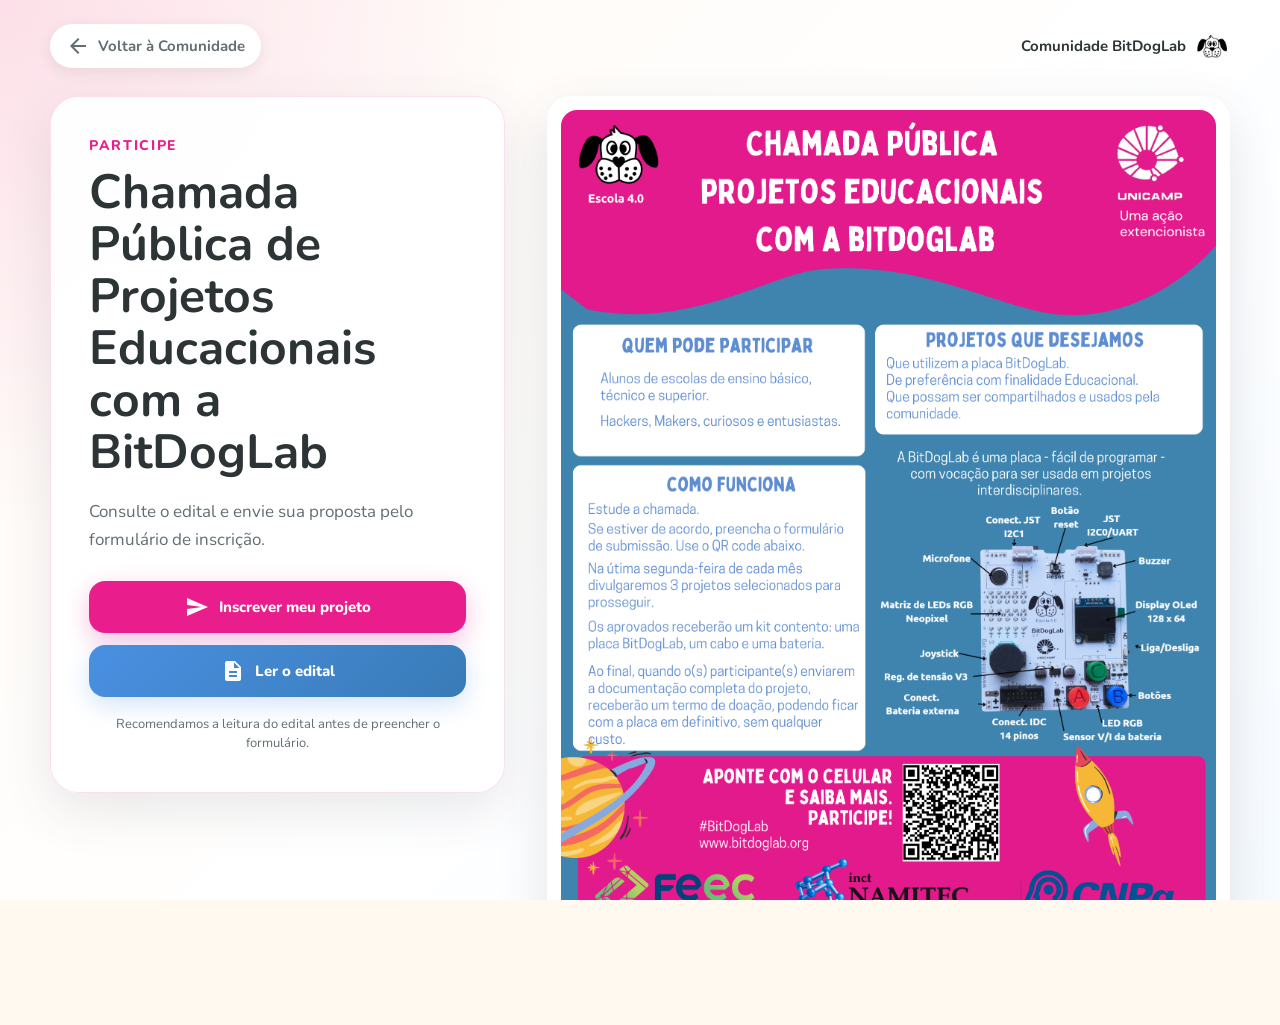
<file: chamada-publica.html>
<!DOCTYPE html>
<html lang="pt-BR">
<head>
    <meta charset="UTF-8">
    <meta name="viewport" content="width=device-width, initial-scale=1.0">
    <meta name="description" content="Chamada Pública de Projetos Educacionais com a BitDogLab.">
    <title>Chamada Pública | Comunidade BitDogLab</title>
    <link rel="icon" type="image/png" href="images/icon-bitdoglab-nobg.png">
    <link rel="stylesheet" href="css/style.css?v=20260921-1">
    <link rel="stylesheet" href="https://fonts.googleapis.com/icon?family=Material+Icons">
</head>
<body class="public-call-page">
    <main class="public-call-shell">
        <header class="public-call-header">
            <a href="index.html" class="public-call-back">
                <span class="material-icons" aria-hidden="true">arrow_back</span>
                Voltar à Comunidade
            </a>
            <div class="public-call-brand" aria-label="Comunidade BitDogLab">
                <span>Comunidade BitDogLab</span>
                <img src="images/icon-bitdoglab-nobg.png" alt="">
            </div>
        </header>

        <section class="public-call-content">
            <div class="public-call-info">
                <p class="public-call-eyebrow">Participe</p>
                <h1>Chamada Pública de Projetos Educacionais com a BitDogLab</h1>
                <p class="public-call-intro">
                    Consulte o edital e envie sua proposta pelo formulário de inscrição.
                </p>

                <div class="public-call-actions">
                    <a class="public-call-button public-call-button-primary"
                       href="https://forms.gle/hVCe5UbRWWKxt5Bi7"
                       target="_blank"
                       rel="noopener noreferrer">
                        <span class="material-icons" aria-hidden="true">send</span>
                        Inscrever meu projeto
                    </a>
                    <a class="public-call-button public-call-button-secondary"
                       href="https://docs.google.com/document/d/1yty777cp-XMxPW4DbLdLeRslJkcIxr2_pTvIEkGoaEw/edit?usp=drivesdk"
                       target="_blank"
                       rel="noopener noreferrer">
                        <span class="material-icons" aria-hidden="true">description</span>
                        Ler o edital
                    </a>
                </div>

                <p class="public-call-note">
                    Recomendamos a leitura do edital antes de preencher o formulário.
                </p>
            </div>

            <figure class="public-call-poster">
                <a href="images/chamada-publica-projetos-bitdoglab.png"
                   target="_blank"
                   rel="noopener noreferrer"
                   title="Abrir o cartaz em tamanho completo">
                    <img src="images/chamada-publica-projetos-bitdoglab.png"
                         alt="Cartaz da Chamada Pública de Projetos Educacionais com a BitDogLab">
                </a>
                <figcaption>Clique no cartaz para ampliar.</figcaption>
            </figure>
        </section>
    </main>
</body>
</html>
</file>
<file: css/style.css>
/* Tipografia Nunito - Fonte arredondada e amigável */
@import url('https://fonts.googleapis.com/css2?family=Nunito:wght@400;600;700;800&display=swap');

/* ============================================
   Comunidade BitDogLab - CSS
   Identidade Visual BitDogLab Oficial
   ============================================ */

/* Reset */
* {
    margin: 0;
    padding: 0;
    box-sizing: border-box;
}

/* Variaveis CSS - Paleta BitDogLab */
:root {
    /* Cores Principais - BitDogLab */
    --color-bit: #4A90E2;
    --color-dog: #E91E8C;
    --color-lab: #2D3436;
    
    /* Cores de Apoio */
    --color-primary: #4A90E2;
    --color-primary-light: #6BA5E7;
    --color-primary-dark: #357ABD;
    --color-accent: #E91E8C;
    --color-accent-light: #F04CA3;
    --color-accent-dark: #C4167A;
    
    /* Cores do gradiente */
    --gradient-rosa: #FF6B9D;
    --gradient-ciano: #4ECDC4;
    --gradient-amarelo: #FFE66D;
    --gradient-laranja: #FF8C42;
    
    /* Backgrounds */
    --color-bg: linear-gradient(135deg, #FFE66D 0%, #FF6B9D 40%, #4ECDC4 100%);
    --color-bg-solid: #FFF9F0;
    --color-bg-secondary: #FFFFFF;
    --color-bg-tertiary: #FFF0F5;
    
    /* Borders */
    --color-border: rgba(255, 255, 255, 0.5);
    
    /* Text */
    --color-text: #2D3436;
    --color-text-secondary: #636E72;
    --color-text-muted: #B2BEC3;
    
    /* Status */
    --color-success: #00B894;
    --color-success-glow: rgba(0, 184, 148, 0.3);
    --color-danger: #E91E8C;
    --color-danger-glow: rgba(233, 30, 140, 0.3);
    
    /* Dimensions */
    --header-height: 70px;
    --radius-sm: 15px;
    --radius-lg: 50px;
    
    /* Glow Effects */
    --glow-sm: 0 4px 15px rgba(233, 30, 140, 0.3);
    --glow-success: 0 4px 15px rgba(0, 184, 148, 0.3);
    --glow-danger: 0 4px 15px rgba(233, 30, 140, 0.3);
}

/* Base */
html, body {
    height: 100%;
    font-family: 'Nunito', sans-serif;
    font-size: 15px;
    line-height: 1.6;
    background: var(--color-bg-solid);
    color: var(--color-text);
    overflow: hidden;
}

/* Background gradiente animado */
.app::before {
    content: '';
    position: fixed;
    top: 0;
    left: 0;
    right: 0;
    bottom: 0;
    background: var(--color-bg);
    opacity: 0.6;
    z-index: -1;
    animation: gradientShift 15s ease infinite;
}

@keyframes gradientShift {
    0%, 100% { filter: hue-rotate(0deg); }
    50% { filter: hue-rotate(10deg); }
}

/* App Container */
.app {
    display: flex;
    flex-direction: column;
    height: 100vh;
    background: transparent;
}

/* ============================================
   HEADER - BitDogLab
   ============================================ */
.header {
    height: var(--header-height);
    background: rgba(255, 255, 255, 0.95);
    backdrop-filter: blur(10px);
    border-bottom: 2px solid var(--color-border);
    box-shadow: 0 2px 20px rgba(0, 0, 0, 0.1);
    display: flex;
    align-items: center;
    justify-content: space-between;
    padding: 0 25px;
    flex-shrink: 0;
}

.header-brand {
    display: flex;
    align-items: center;
    gap: 12px;
}

.logo {
    font-size: 24px;
    font-weight: 800;
    letter-spacing: 0;
    background: linear-gradient(135deg, var(--color-bit) 0%, var(--color-dog) 50%, var(--color-lab) 100%);
    -webkit-background-clip: text;
    -webkit-text-fill-color: transparent;
    background-clip: text;
}

.header-controls {
    display: flex;
    align-items: center;
    gap: 12px;
}

/* Buttons - Estilo BitDogLab */
.btn {
    display: inline-flex;
    align-items: center;
    gap: 8px;
    padding: 12px 24px;
    border: none;
    border-radius: var(--radius-lg);
    font-size: 14px;
    font-weight: 700;
    cursor: pointer;
    transition: all 0.3s ease;
    white-space: nowrap;
    box-shadow: 0 4px 15px rgba(0, 0, 0, 0.1);
}

.btn:hover:not(:disabled) {
    transform: translateY(-3px);
    box-shadow: 0 6px 20px rgba(0, 0, 0, 0.15);
}

.btn:disabled {
    opacity: 0.5;
    cursor: not-allowed;
}

.btn-connect {
    background: linear-gradient(135deg, #00C9A7 0%, #00B894 100%);
    color: white;
}

.btn-disconnect {
    background: linear-gradient(135deg, var(--color-dog) 0%, var(--color-accent) 100%);
    color: white;
}

.btn-small {
    padding: 8px 16px;
    font-size: 13px;
    border-radius: var(--radius-sm);
    background: white;
    color: var(--color-text);
    border: 2px solid var(--color-border);
}

.btn-small:hover {
    border-color: var(--color-accent);
    color: var(--color-accent);
}

.btn-send {
    background: linear-gradient(135deg, var(--color-bit) 0%, var(--color-primary) 100%);
    color: white;
}

.btn-ctrl {
    background: var(--color-bg-tertiary);
    color: var(--color-accent);
    border: 1px solid var(--color-accent);
    box-shadow: 0 0 10px rgba(227, 26, 139, 0.2);
}

.btn-ctrl:hover:not(:disabled) {
    background: var(--color-accent);
    color: white;
    box-shadow: 0 0 20px rgba(227, 26, 139, 0.5);
}

/* Select */
.select {
    padding: 10px 14px;
    border: 1px solid var(--color-border);
    border-radius: var(--radius-sm);
    background: var(--color-bg-tertiary);
    color: var(--color-text);
    font-size: 13px;
    cursor: pointer;
    box-shadow: inset 0 0 10px rgba(0,0,0,0.3);
}

.select:focus {
    outline: none;
    border-color: var(--color-accent);
    box-shadow: 0 0 15px rgba(227, 26, 139, 0.3), inset 0 0 10px rgba(0,0,0,0.3);
}

.select-small {
    padding: 6px 10px;
    font-size: 12px;
}

/* Status Indicator */
.status-indicator {
    display: flex;
    align-items: center;
    gap: 8px;
    margin-left: 12px;
    padding-left: 16px;
    border-left: 1px solid rgba(255,255,255,0.2);
}

.status-dot {
    width: 10px;
    height: 10px;
    border-radius: 50%;
    position: relative;
}

.status-dot::after {
    content: '';
    position: absolute;
    top: -4px;
    left: -4px;
    right: -4px;
    bottom: -4px;
    border-radius: 50%;
    border: 2px solid transparent;
    animation: pulse 2s infinite;
}

.status-dot.connected {
    background: var(--color-success);
    box-shadow: 0 0 15px var(--color-success);
}

.status-dot.connected::after {
    border-color: var(--color-success);
}

.status-dot.disconnected {
    background: var(--color-danger);
    box-shadow: 0 0 10px var(--color-danger);
}

@keyframes pulse {
    0% { transform: scale(1); opacity: 1; }
    100% { transform: scale(1.5); opacity: 0; }
}

.status-text {
    font-size: 12px;
    font-weight: 500;
    color: var(--color-text-secondary);
}

/* ============================================
   MAIN CONTENT
   ============================================ */
.main {
    flex: 1;
    display: flex;
    overflow: hidden;
    position: relative;
}

/* Terminal Section */
.terminal-section {
    width: 100%;
    height: 100%;
    display: flex;
}

/* ============================================
   TERMINAL
   ============================================ */
.terminal-container {
    display: flex;
    flex-direction: column;
    width: 100%;
    height: 100%;
    background: #1a1a2e;
    border: 1px solid var(--color-border);
    border-radius: var(--radius-sm);
}

.terminal-toolbar {
    display: flex;
    align-items: center;
    justify-content: space-between;
    padding: 15px 20px;
    background: linear-gradient(135deg, #667eea 0%, #764ba2 100%);
    border-bottom: none;
}

.terminal-controls {
    display: flex;
    align-items: center;
    gap: 10px;
}

.terminal-title {
    font-size: 14px;
    font-weight: 700;
    color: white;
    font-family: 'Nunito', sans-serif;
    display: flex;
    align-items: center;
    gap: 8px;
}

.terminal-title::before {
    content: '⚡';
}

.terminal {
    flex: 1;
    padding: 8px 10px;
    overflow: hidden;
    background: #1a1a2e;
}

.terminal .xterm {
    height: 100%;
    padding: 0;
}

/* Cursor do terminal */
.terminal .xterm-cursor {
    background-color: #E91E8C !important;
}

/* Seleção no terminal */
.terminal .xterm-selection div {
    background-color: rgba(233, 30, 140, 0.3) !important;
}

.terminal-input-area {
    display: flex;
    gap: 10px;
    padding: 15px 20px;
    background: #16213e;
    border-top: 1px solid #0f3460;
}

.terminal-input {
    flex: 1;
    padding: 12px 18px;
    border: 2px solid #0f3460;
    border-radius: 20px;
    background: #1a1a2e;
    color: white;
    font-size: 14px;
    font-family: 'Nunito', monospace;
    transition: all 0.2s ease;
}

.terminal-input:focus {
    outline: none;
    border-color: #E91E8C;
}

.terminal-input:disabled {
    background: var(--color-bg-tertiary);
    color: var(--color-text-muted);
}

/* ============================================
   SCROLLBAR
   ============================================ */
::-webkit-scrollbar {
    width: 8px;
    height: 8px;
}

::-webkit-scrollbar-track {
    background: var(--color-bg-secondary);
}

::-webkit-scrollbar-thumb {
    background: var(--color-primary);
    border-radius: 4px;
    border: 2px solid var(--color-bg-secondary);
}

::-webkit-scrollbar-thumb:hover {
    background: var(--color-accent);
    box-shadow: 0 0 10px var(--color-accent);
}

/* ============================================
   SELECTION
   ============================================ */
::selection {
    background: rgba(227, 26, 139, 0.4);
    color: white;
}

/* ============================================
   RESPONSIVE
   ============================================ */
@media (max-width: 600px) {
    .header {
        padding: 0 10px;
        flex-wrap: wrap;
        height: auto;
        min-height: var(--header-height);
        gap: 8px;
        padding-top: 8px;
        padding-bottom: 8px;
    }

    .logo {
        font-size: 16px;
    }

    .btn {
        padding: 8px 12px;
        font-size: 12px;
    }

    .btn-small {
        padding: 5px 8px;
        font-size: 11px;
    }

    .header-nav {
        order: 3;
        width: 100%;
        justify-content: center;
        flex-wrap: wrap;
    }

    .header-nav .nav-btn,
    .header-nav .nav-resource-link {
        padding: 8px 10px;
        font-size: 12px;
    }

}

/* ============================================
   NAVEGAÇÃO
   ============================================ */
.header-nav {
    display: flex;
    gap: 4px;
}

.nav-btn,
.nav-resource-link {
    display: flex;
    align-items: center;
    gap: 8px;
    padding: 10px 20px;
    border: none;
    border-radius: var(--radius-lg);
    background: transparent;
    color: var(--color-text-secondary);
    font-size: 14px;
    font-weight: 700;
    cursor: pointer;
    transition: all 0.3s ease;
    text-decoration: none;
}

.nav-btn .material-icons,
.nav-resource-link .material-icons {
    font-size: 18px;
}

.nav-btn:hover,
.nav-resource-link:hover {
    background: var(--color-bg-tertiary);
    color: var(--color-text);
}

.nav-btn.active {
    background: linear-gradient(135deg, var(--color-dog) 0%, var(--color-accent) 100%);
    color: white;
    box-shadow: 0 4px 15px rgba(233, 30, 140, 0.3);
}

.nav-resource-link {
    color: var(--color-dog);
    box-shadow: inset 0 0 0 1px rgba(233, 30, 140, 0.25);
}

.nav-resource-link:hover,
.nav-resource-link:focus-visible {
    background: linear-gradient(135deg, var(--color-dog) 0%, var(--color-accent) 100%);
    color: white;
    box-shadow: 0 4px 15px rgba(233, 30, 140, 0.3);
    outline: none;
}

/* Seções - mostrar/esconder */
.main > section {
    display: none;
}

.main > section.active {
    display: flex;
}

/* ============================================
   LOGIN / USER INFO
   ============================================ */
.btn-login {
    display: flex;
    align-items: center;
    gap: 8px;
    padding: 10px 20px;
    background: white;
    color: var(--color-text);
    border: 2px solid #E0E0E0;
    border-radius: var(--radius-lg);
    font-weight: 700;
    font-size: 14px;
    cursor: pointer;
    transition: all 0.3s ease;
}

.btn-login:hover {
    border-color: var(--color-bit);
    color: var(--color-bit);
    box-shadow: 0 4px 15px rgba(74, 144, 226, 0.2);
}

.google-icon {
    width: 18px;
    height: 18px;
}

.user-info {
    display: flex;
    align-items: center;
    gap: 10px;
}

.user-avatar {
    width: 36px;
    height: 36px;
    border-radius: 50%;
    border: 3px solid var(--color-accent);
    box-shadow: 0 4px 10px rgba(233, 30, 140, 0.3);
}

.user-name {
    font-size: 13px;
    font-weight: 600;
    color: var(--color-text);
    max-width: 120px;
    overflow: hidden;
    text-overflow: ellipsis;
    white-space: nowrap;
}

.btn-profile {
    display: inline-flex;
    align-items: center;
    gap: 4px;
}

.btn-profile .material-icons {
    font-size: 16px;
}

.btn-profile-warning {
    background: var(--color-accent);
    color: #fff;
}

.profile-alert {
    display: flex;
    align-items: center;
    gap: 10px;
    margin: 0 0 18px;
    padding: 12px 14px;
    border: 1px solid rgba(233, 30, 140, 0.35);
    border-left: 5px solid var(--color-accent);
    border-radius: 12px;
    background: #fff0f5;
    color: var(--color-text);
    font-size: 14px;
    font-weight: 700;
}

.profile-alert > .material-icons {
    color: var(--color-accent);
}

.profile-alert .btn {
    margin-left: auto;
    white-space: nowrap;
}

.serial-controls {
    display: flex;
    align-items: center;
    gap: 12px;
}

/* ============================================
   HOME - GRID DE PROJETOS
   ============================================ */
.home-section {
    width: 100%;
    height: 100%;
    overflow-y: auto;
}

.home-container {
    max-width: 1400px;
    margin: 0 auto;
    padding: 30px 20px;
    width: 100%;
}

.home-header {
    display: flex;
    align-items: center;
    justify-content: space-between;
    margin-bottom: 30px;
}

/* Barra de Busca */
.search-container {
    margin-bottom: 30px;
}

.search-box {
    position: relative;
    display: flex;
    align-items: center;
    background: white;
    border: 2px solid #E0E0E0;
    border-radius: 50px;
    padding: 5px 5px 5px 20px;
    box-shadow: 0 4px 15px rgba(0, 0, 0, 0.08);
    transition: all 0.3s ease;
}

.search-box:focus-within {
    border-color: var(--color-accent);
    box-shadow: 0 4px 20px rgba(233, 30, 140, 0.15);
}

.search-icon {
    color: var(--color-text-muted);
    margin-right: 12px;
    font-size: 22px;
}

.search-input {
    flex: 1;
    border: none;
    background: transparent;
    font-size: 15px;
    font-family: 'Nunito', sans-serif;
    color: var(--color-text);
    outline: none;
}

.search-input::placeholder {
    color: #B0B0B0;
}

.search-clear {
    background: var(--color-bg-tertiary);
    border: none;
    border-radius: 50%;
    width: 32px;
    height: 32px;
    display: flex;
    align-items: center;
    justify-content: center;
    cursor: pointer;
    transition: all 0.2s ease;
}

.search-clear:hover {
    background: var(--color-accent);
    color: white;
}

.search-info {
    margin-top: 15px;
    font-size: 14px;
    color: var(--color-text-secondary);
}

.search-info strong {
    color: var(--color-accent);
}

.search-empty {
    text-align: center;
    color: var(--color-text-muted);
    font-style: italic;
}

.empty-search {
    grid-column: 1 / -1;
    text-align: center;
    padding: 60px 20px;
    color: var(--color-text-muted);
}

.empty-search .material-icons {
    font-size: 48px;
    margin-bottom: 16px;
    color: #E0E0E0;
}

.home-title {
    font-size: 28px;
    font-weight: 800;
    color: var(--color-text);
}

.btn-add {
    display: flex;
    align-items: center;
    gap: 8px;
    padding: 12px 24px;
    background: linear-gradient(135deg, var(--color-dog) 0%, var(--color-accent) 100%);
    color: white;
    border-radius: var(--radius-lg);
    font-size: 15px;
    font-weight: 700;
    box-shadow: 0 4px 15px rgba(233, 30, 140, 0.3);
}

.btn-add:hover {
    transform: translateY(-3px);
    box-shadow: 0 6px 20px rgba(233, 30, 140, 0.4);
}

.btn-add .material-icons {
    font-size: 20px;
}

.projects-grid {
    display: grid;
    grid-template-columns: repeat(auto-fill, minmax(340px, 1fr));
    gap: 30px;
}

.empty-message {
    grid-column: 1 / -1;
    text-align: center;
    color: var(--color-text-muted);
    font-size: 16px;
    padding: 60px 20px;
}

/* Cards de Projeto - Estilo BitDogLab */
.project-card {
    background: rgba(255, 255, 255, 0.95);
    border: 2px solid transparent;
    border-radius: 20px;
    padding: 0 0 20px 0;
    cursor: pointer;
    transition: all 0.3s ease;
    position: relative;
    overflow: hidden;
    box-shadow: 0 4px 20px rgba(0, 0, 0, 0.08);
}

.project-card:hover {
    border-color: var(--color-accent);
    transform: translateY(-5px) scale(1.02);
    box-shadow: 0 12px 40px rgba(233, 30, 140, 0.2);
}



.project-card-title {
    font-size: 16px;
    font-weight: 700;
    color: var(--color-text);
    margin-bottom: 8px;
    padding: 0 20px;
}

.project-card-desc {
    font-size: 13px;
    color: var(--color-text-secondary);
    line-height: 1.5;
    margin-bottom: 16px;
    padding: 0 20px;
    display: -webkit-box;
    -webkit-line-clamp: 3;
    -webkit-box-orient: vertical;
    overflow: hidden;
}

.project-card-footer {
    display: flex;
    align-items: center;
    justify-content: space-between;
    padding: 0 20px;
}

.project-card-author {
    display: flex;
    align-items: center;
    gap: 8px;
}

.project-card-author img {
    width: 24px;
    height: 24px;
    border-radius: 50%;
}

.project-card-author span {
    font-size: 12px;
    color: var(--color-text-muted);
}

.project-card-date {
    font-size: 11px;
    color: var(--color-text-muted);
}

/* Tags BNCC nos cards */
.project-card-tags {
    display: flex;
    flex-wrap: wrap;
    gap: 4px;
    padding: 0 20px;
    margin-bottom: 12px;
}

/* ============================================
   CONTRIBUIDORES
   ============================================ */
.contributors-section {
    width: 100%;
    height: 100%;
    overflow-y: auto;
}

.contributors-container {
    max-width: 900px;
    margin: 0 auto;
    padding: 30px 20px;
    width: 100%;
}

.contributors-header {
    margin-bottom: 30px;
}

.contributors-grid {
    display: flex;
    flex-direction: column;
    gap: 20px;
}

.contributor-card {
    background: rgba(255, 255, 255, 0.95);
    border: 2px solid transparent;
    border-radius: 20px;
    padding: 24px;
    transition: all 0.3s ease;
    box-shadow: 0 4px 20px rgba(0, 0, 0, 0.08);
    display: grid;
    grid-template-columns: 50px 1fr;
    grid-template-rows: auto auto auto;
    gap: 8px 16px;
}

.contributor-card:hover {
    border-color: var(--color-accent);
    box-shadow: 0 8px 30px rgba(233, 30, 140, 0.15);
}

/* Rank */
.contributor-rank {
    grid-row: 1 / 2;
    font-size: 22px;
    font-weight: 800;
    color: var(--color-text-muted);
    display: flex;
    align-items: center;
    justify-content: center;
}

.contributor-rank.rank-1 { font-size: 28px; }
.contributor-rank.rank-2 { font-size: 26px; }
.contributor-rank.rank-3 { font-size: 24px; }

/* Profile */
.contributor-profile {
    grid-column: 2;
    display: flex;
    align-items: center;
    gap: 14px;
}

.contributor-avatar {
    width: 56px;
    height: 56px;
    border-radius: 50%;
    border: 3px solid var(--color-accent);
    object-fit: cover;
    flex-shrink: 0;
}

.contributor-info {
    display: flex;
    flex-direction: column;
    gap: 2px;
}

.contributor-name {
    font-size: 17px;
    font-weight: 700;
    color: var(--color-text);
}

.contributor-stats {
    display: flex;
    align-items: center;
    gap: 4px;
    color: var(--color-primary);
    font-weight: 700;
    font-size: 13px;
}

.contributor-stats .material-icons {
    font-size: 16px;
}

/* Bio */
.contributor-bio-section {
    grid-column: 1 / -1;
    padding-left: 66px;
}

.contributor-bio-wrapper {
    display: flex;
    align-items: flex-start;
    gap: 8px;
}

.contributor-bio {
    font-size: 14px;
    color: var(--color-text-secondary);
    line-height: 1.5;
}

.btn-edit-bio {
    background: none;
    border: none;
    cursor: pointer;
    color: var(--color-text-muted);
    padding: 2px;
    transition: color 0.2s;
    flex-shrink: 0;
}

.btn-edit-bio:hover {
    color: var(--color-accent);
}

.btn-edit-bio .material-icons {
    font-size: 16px;
}

.bio-edit-input {
    width: 100%;
    padding: 8px 12px;
    border: 2px solid var(--color-accent);
    border-radius: var(--radius-sm);
    font-family: 'Nunito', sans-serif;
    font-size: 14px;
    resize: vertical;
    color: var(--color-text);
}

.bio-edit-actions {
    display: flex;
    gap: 8px;
    margin-top: 8px;
}

/* Projetos do contribuidor */
.contributor-projects-section {
    grid-column: 1 / -1;
    padding-left: 66px;
}

.contributor-projects-title {
    font-size: 13px;
    font-weight: 700;
    color: var(--color-text-muted);
    display: flex;
    align-items: center;
    gap: 4px;
    margin-bottom: 8px;
}

.contributor-projects-title .material-icons {
    font-size: 16px;
}

.contributor-projects {
    display: flex;
    flex-wrap: wrap;
    gap: 8px;
}

.contributor-project-item {
    display: inline-flex;
    align-items: center;
    gap: 6px;
    padding: 6px 14px;
    background: var(--color-bg-tertiary);
    border-radius: var(--radius-lg);
    cursor: pointer;
    font-size: 13px;
    font-weight: 600;
    transition: all 0.2s;
    color: var(--color-text);
}

.contributor-project-item:hover {
    background: linear-gradient(135deg, var(--color-primary) 0%, var(--color-accent) 100%);
    color: white;
    transform: translateY(-2px);
    box-shadow: 0 4px 12px rgba(233, 30, 140, 0.3);
}

.contributor-project-item .material-icons {
    font-size: 16px;
}

/* Social Links */
.contributor-socials {
    grid-column: 1 / -1;
    padding-left: 66px;
    display: flex;
    align-items: center;
    gap: 8px;
}

.social-links {
    display: flex;
    gap: 10px;
}

.social-link {
    display: inline-flex;
    align-items: center;
    gap: 6px;
    padding: 5px 14px;
    border-radius: var(--radius-lg);
    font-size: 13px;
    font-weight: 700;
    text-decoration: none;
    transition: all 0.2s;
}

.social-linkedin {
    background: rgba(10, 102, 194, 0.1);
    color: #0A66C2;
}

.social-linkedin:hover {
    background: #0A66C2;
    color: white;
    transform: translateY(-2px);
    box-shadow: 0 4px 12px rgba(10, 102, 194, 0.3);
}

.social-github {
    background: rgba(36, 41, 47, 0.1);
    color: #24292F;
}

.social-github:hover {
    background: #24292F;
    color: white;
    transform: translateY(-2px);
    box-shadow: 0 4px 12px rgba(36, 41, 47, 0.3);
}

.social-icon {
    width: 18px;
    height: 18px;
    flex-shrink: 0;
}

.social-icon-edit {
    width: 20px;
    height: 20px;
    flex-shrink: 0;
    color: var(--color-text-muted);
}

.btn-edit-socials {
    background: none;
    border: none;
    cursor: pointer;
    color: var(--color-text-muted);
    padding: 2px;
    transition: color 0.2s;
}

.btn-edit-socials:hover {
    color: var(--color-accent);
}

.btn-edit-socials .material-icons {
    font-size: 16px;
}

.socials-edit-form {
    display: flex;
    flex-direction: column;
    gap: 8px;
    width: 100%;
}

.social-edit-row {
    display: flex;
    align-items: center;
    gap: 8px;
}

.social-edit-input {
    flex: 1;
    padding: 8px 12px;
    border: 2px solid var(--color-border);
    border-radius: var(--radius-sm);
    font-family: 'Nunito', sans-serif;
    font-size: 13px;
    color: var(--color-text);
    transition: border-color 0.2s;
}

.social-edit-input:focus {
    outline: none;
    border-color: var(--color-primary);
}

.empty-message-small,
.loading-text {
    font-size: 13px;
    color: var(--color-text-muted);
}

/* ============================================
   BNCC TAGS
   ============================================ */
.bncc-tag {
    display: inline-flex;
    align-items: center;
    gap: 2px;
    padding: 2px 10px;
    border-radius: 50px;
    font-size: 11px;
    font-weight: 700;
    background: rgba(74, 144, 226, 0.12);
    color: var(--color-primary);
    border: 1px solid rgba(74, 144, 226, 0.25);
    cursor: default;
    transition: all 0.2s;
    white-space: nowrap;
}

.bncc-tag:hover {
    background: rgba(74, 144, 226, 0.2);
}

.bncc-tag .tag-remove {
    cursor: pointer;
    font-size: 14px;
    margin-left: 2px;
    opacity: 0.6;
    transition: opacity 0.2s;
}

.bncc-tag .tag-remove:hover {
    opacity: 1;
    color: var(--color-danger);
}

/* Link para documento BNCC (inline) */
.bncc-doc-inline {
    display: inline-flex !important;
    align-items: center;
    gap: 4px;
    margin-left: 10px;
    padding: 4px 10px;
    background: linear-gradient(135deg, #E8F4FD 0%, #F0F9FF 100%);
    border: 1px solid #BAE6FD;
    border-radius: 20px;
    color: var(--color-bit) !important;
    font-size: 12px;
    font-weight: 700;
    text-decoration: none !important;
    transition: all 0.2s ease;
    vertical-align: middle;
    white-space: nowrap;
}

.bncc-doc-inline:hover {
    background: var(--color-bit) !important;
    color: white !important;
    border-color: var(--color-bit) !important;
}

.bncc-doc-inline .material-icons {
    font-size: 14px;
    color: inherit !important;
}

/* Tag input (GitHub-style) */
.bncc-tag-input-wrapper {
    position: relative;
}

.bncc-tags-container {
    display: flex;
    flex-wrap: wrap;
    gap: 6px;
    padding: 10px;
    border: 2px solid var(--color-border);
    border-radius: var(--radius-sm);
    background: var(--color-bg-secondary);
    min-height: 44px;
    cursor: text;
    transition: border-color 0.2s;
}

.bncc-tags-container:focus-within {
    border-color: var(--color-primary);
}

.bncc-tags-container .bncc-tag {
    padding: 3px 8px;
    font-size: 12px;
}

.bncc-tag-field {
    flex: 1;
    min-width: 140px;
    border: none;
    outline: none;
    background: transparent;
    font-family: 'Nunito', sans-serif;
    font-size: 13px;
    color: var(--color-text);
    padding: 2px 4px;
}

.bncc-tag-field::placeholder {
    color: var(--color-text-muted);
}

/* Dropdown de sugestões */
.bncc-suggestions {
    position: absolute;
    top: 100%;
    left: 0;
    right: 0;
    z-index: 50;
    background: #FFFFFF;
    border: 1px solid rgba(74, 144, 226, 0.35);
    border-radius: 12px;
    max-height: 430px;
    overflow-y: auto;
    display: none;
    padding: 8px;
    margin-top: 8px;
    box-shadow: 0 18px 45px rgba(45, 52, 54, 0.18);
}

.project-category-tabs {
    display: grid;
    grid-template-columns: repeat(2, minmax(0, 1fr));
    gap: 10px;
    width: min(100%, 560px);
    margin: -12px auto 26px;
    padding: 5px;
    border: 1px solid #E3E6EA;
    border-radius: 16px;
    background: rgba(255, 255, 255, 0.82);
    box-shadow: 0 4px 14px rgba(0, 0, 0, 0.06);
}

.project-category-tab {
    display: inline-flex;
    align-items: center;
    justify-content: center;
    gap: 8px;
    min-height: 44px;
    padding: 9px 18px;
    border: 0;
    border-radius: 12px;
    background: transparent;
    color: var(--color-text-secondary);
    font: inherit;
    font-size: 14px;
    font-weight: 800;
    cursor: pointer;
    transition: background 0.2s ease, color 0.2s ease, box-shadow 0.2s ease, transform 0.2s ease;
}

.project-category-tab:hover {
    color: var(--color-dog);
    background: #FFF0F7;
}

.project-category-tab:focus-visible {
    outline: 3px solid rgba(233, 30, 140, 0.28);
    outline-offset: 2px;
}

.project-category-tab.active {
    color: #FFFFFF;
    background: linear-gradient(135deg, var(--color-dog), var(--color-accent));
    box-shadow: 0 5px 14px rgba(233, 30, 140, 0.24);
}

.project-category-tab .material-icons {
    font-size: 20px;
}

.project-category-tabs.search-mode {
    opacity: 0.72;
}

.project-type-badge {
    display: inline-flex;
    align-items: center;
    gap: 5px;
    width: fit-content;
    margin: 0;
    padding: 5px 9px;
    border-radius: 999px;
    border: 1px solid transparent;
    font-size: 11px;
    font-weight: 800;
}

.project-type-badge .material-icons {
    font-size: 15px;
}

.project-type-badge-micropython {
    background: #FFF6D8;
    border-color: #E8C35E;
    color: #966500;
}

.project-type-badge-blocks {
    background: #E8F6FF;
    border-color: #9DD8F2;
    color: #247BAE;
}

.bncc-suggestions.active {
    display: block;
}

.bncc-suggestions::-webkit-scrollbar {
    width: 10px;
}

.bncc-suggestions::-webkit-scrollbar-track {
    background: #F1F5F9;
    border-radius: 999px;
}

.bncc-suggestions::-webkit-scrollbar-thumb {
    background: #9CC7F4;
    border: 2px solid #F1F5F9;
    border-radius: 999px;
}

.bncc-suggestion-item {
    min-height: 70px;
    padding: 13px 14px;
    cursor: pointer;
    display: grid;
    grid-template-columns: 104px minmax(0, 1fr);
    align-items: center;
    gap: 14px;
    font-size: 14px;
    border: 1px solid transparent;
    border-radius: 10px;
    transition: background 0.15s ease, border-color 0.15s ease, transform 0.15s ease;
}

.bncc-suggestion-item + .bncc-suggestion-item {
    margin-top: 4px;
}

.bncc-suggestion-item:hover,
.bncc-suggestion-item.selected {
    background: #F3F8FF;
    border-color: rgba(74, 144, 226, 0.35);
    transform: translateY(-1px);
}

.bncc-suggestion-item .suggestion-code {
    align-self: start;
    display: inline-flex;
    align-items: center;
    justify-content: center;
    min-width: 92px;
    min-height: 30px;
    font-size: 12px;
    font-weight: 900;
    color: #FFFFFF;
    background: linear-gradient(135deg, #0B5CAD 0%, #357ABD 100%);
    border: 1px solid rgba(8, 63, 122, 0.35);
    border-radius: 999px;
    padding: 6px 10px;
    text-align: center;
    line-height: 1.15;
    letter-spacing: 0;
    box-shadow: 0 6px 14px rgba(74, 144, 226, 0.24);
}

.bncc-suggestion-item .suggestion-content {
    min-width: 0;
    display: flex;
    flex-direction: column;
    gap: 7px;
}

.bncc-suggestion-item .suggestion-desc {
    color: var(--color-text);
    display: block;
    font-size: 15px;
    font-weight: 800;
    line-height: 1.3;
}

.bncc-suggestion-item .suggestion-level {
    align-self: flex-start;
    display: inline-flex;
    align-items: center;
    min-height: 24px;
    font-size: 11px;
    color: #495057;
    font-weight: 800;
    white-space: nowrap;
    background: #F8FAFC;
    border: 1px solid #D8E2EC;
    border-radius: 999px;
    padding: 4px 10px;
}

.bncc-error-msg {
    color: var(--color-danger);
    font-size: 12px;
    font-weight: 600;
    padding: 6px 12px;
}

/* Tags BNCC no detail */
.detail-bncc-tags {
    display: flex;
    flex-wrap: wrap;
    gap: 6px;
    margin-top: 8px;
}

.detail-bncc-tags .bncc-tag {
    padding: 4px 12px;
    font-size: 12px;
    cursor: help;
}

/* Tooltip BNCC */
.bncc-tooltip {
    position: fixed;
    z-index: 9999;
    background: var(--color-lab);
    color: #fff;
    padding: 8px 14px;
    border-radius: 10px;
    font-size: 12px;
    font-family: 'Nunito', sans-serif;
    line-height: 1.5;
    max-width: 320px;
    pointer-events: none;
    opacity: 0;
    transition: opacity 0.15s;
    box-shadow: 0 4px 16px rgba(0, 0, 0, 0.25);
}

.bncc-tooltip.visible {
    opacity: 1;
}

.bncc-tooltip .tooltip-code {
    font-weight: 800;
    color: var(--color-primary-light);
}

.bncc-tooltip .tooltip-level {
    font-size: 10px;
    color: var(--gradient-amarelo);
    display: block;
    margin-top: 2px;
}

/* ============================================
   MODAL
   ============================================ */
.modal-overlay {
    display: none;
    position: fixed;
    top: 0;
    left: 0;
    right: 0;
    bottom: 0;
    background: rgba(0, 0, 0, 0.7);
    backdrop-filter: blur(4px);
    z-index: 1000;
    align-items: center;
    justify-content: center;
}

.modal-overlay.active {
    display: flex;
}

.modal {
    position: relative;
    background: rgba(255, 255, 255, 0.98);
    border: 2px solid var(--color-border);
    border-radius: 25px;
    padding: 32px;
    width: 90%;
    max-width: 440px;
    box-shadow: 0 20px 60px rgba(0, 0, 0, 0.2);
}

.modal-close {
    position: absolute;
    top: 14px;
    right: 16px;
    width: 32px;
    height: 32px;
    border: none;
    border-radius: 50%;
    background: transparent;
    color: var(--color-text-muted);
    font-size: 26px;
    line-height: 1;
    cursor: pointer;
}

.modal-close:hover {
    background: #f4f4f4;
    color: var(--color-accent);
}

.modal-title {
    font-size: 24px;
    font-weight: 800;
    background: linear-gradient(135deg, var(--color-bit) 0%, var(--color-dog) 100%);
    -webkit-background-clip: text;
    -webkit-text-fill-color: transparent;
    background-clip: text;
    margin-bottom: 8px;
}

.modal-subtitle {
    font-size: 14px;
    color: var(--color-text-secondary);
    margin-bottom: 24px;
}

.modal-form {
    display: flex;
    flex-direction: column;
    gap: 12px;
}

.form-label {
    font-size: 13px;
    font-weight: 800;
    color: var(--color-text);
}

.form-input,
.form-textarea {
    padding: 14px 18px;
    border: 2px solid #E0E0E0;
    border-radius: 15px;
    background: #FAFAFA;
    color: var(--color-text);
    font-size: 15px;
    font-family: inherit;
    transition: all 0.2s ease;
}

.form-input:focus,
.form-textarea:focus {
    outline: none;
    border-color: var(--color-accent);
    background: white;
    box-shadow: 0 4px 15px rgba(233, 30, 140, 0.15);
}

.form-textarea {
    resize: vertical;
    min-height: 80px;
}

.form-hint {
    font-weight: 700;
    font-size: 11px;
    color: var(--color-text-secondary);
}

.project-type-fieldset,
.choice-fieldset {
    border: 0;
    padding: 0;
    margin: 0 0 6px;
    min-width: 0;
}

.project-type-grid {
    display: grid;
    grid-template-columns: repeat(2, minmax(0, 1fr));
    gap: 12px;
    margin-top: 8px;
}

.project-type-card {
    position: relative;
    display: grid;
    grid-template-columns: auto 1fr;
    align-items: center;
    gap: 3px 10px;
    padding: 16px;
    border: 2px solid #E0E0E0;
    border-radius: 16px;
    background: #FAFAFA;
    cursor: pointer;
    transition: border-color 0.2s ease, background 0.2s ease, transform 0.2s ease;
}

.project-type-card:hover {
    border-color: #F08ABD;
    transform: translateY(-1px);
}

.project-type-card:has(input:checked) {
    border-color: var(--color-accent);
    background: #FFF0F7;
    box-shadow: 0 4px 14px rgba(233, 30, 140, 0.14);
}

.project-type-card input {
    position: absolute;
    opacity: 0;
    pointer-events: none;
}

.project-type-card > .material-icons {
    grid-row: 1 / span 2;
    color: var(--color-accent);
    font-size: 30px;
}

.project-type-card strong {
    font-size: 14px;
}

.project-type-card small {
    color: var(--color-text-secondary);
    line-height: 1.35;
}

#microPythonProjectFields,
#bipesProjectFields,
#editMicroPythonFields,
#editBipesFields {
    display: flex;
    flex-direction: column;
    gap: 12px;
}

#microPythonProjectFields[hidden],
#bipesProjectFields[hidden],
#editMicroPythonFields[hidden],
#editBipesFields[hidden] {
    display: none;
}

.bipes-field-heading {
    display: flex;
    align-items: flex-start;
    justify-content: space-between;
    gap: 12px;
}

.bipes-field-heading .form-label {
    flex: 1;
}

.bipes-help-trigger {
    display: inline-flex;
    align-items: center;
    justify-content: center;
    gap: 5px;
    flex: 0 0 auto;
    padding: 6px 10px;
    border: 1px solid #9DD8F2;
    border-radius: 999px;
    background: #E8F6FF;
    color: #247BAE;
    font: inherit;
    font-size: 12px;
    font-weight: 800;
    cursor: pointer;
    transition: border-color 0.2s ease, background 0.2s ease, transform 0.2s ease;
}

.bipes-help-trigger:hover,
.bipes-help-trigger[aria-expanded="true"] {
    border-color: #247BAE;
    background: #D6EFFF;
}

.bipes-help-trigger:hover {
    transform: translateY(-1px);
}

.bipes-help-trigger:focus-visible {
    outline: 3px solid rgba(36, 123, 174, 0.24);
    outline-offset: 2px;
}

.bipes-help-trigger .material-icons {
    font-size: 17px;
}

.bipes-help-panel {
    padding: 16px;
    border: 1px solid #B9DEF2;
    border-radius: 16px;
    background: linear-gradient(145deg, #F7FCFF 0%, #EDF8FF 100%);
    color: var(--color-text);
}

.bipes-help-panel[hidden] {
    display: none;
}

.bipes-help-title-row {
    display: flex;
    align-items: flex-start;
    justify-content: space-between;
    gap: 12px;
}

.bipes-help-kicker {
    display: block;
    margin-bottom: 3px;
    color: #247BAE;
    font-size: 11px;
    font-weight: 800;
    letter-spacing: 0.04em;
    text-transform: uppercase;
}

.bipes-help-panel h3 {
    margin: 0;
    font-size: 16px;
    line-height: 1.3;
}

.bipes-platform-link {
    display: inline-flex;
    align-items: center;
    justify-content: center;
    gap: 5px;
    flex: 0 0 auto;
    padding: 8px 11px;
    border-radius: 10px;
    background: #247BAE;
    color: #FFFFFF;
    font-size: 11px;
    font-weight: 800;
    line-height: 1.2;
    text-decoration: none;
}

.bipes-platform-link:hover {
    background: #195E87;
}

.bipes-platform-link .material-icons {
    font-size: 15px;
}

.bipes-help-steps {
    margin: 14px 0;
    padding-left: 22px;
    font-size: 13px;
    line-height: 1.5;
}

.bipes-help-steps li + li {
    margin-top: 5px;
}

.bipes-help-gallery {
    display: grid;
    grid-template-columns: repeat(2, minmax(0, 1fr));
    gap: 12px;
}

.bipes-help-gallery figure {
    min-width: 0;
    margin: 0;
    padding: 9px;
    border: 1px solid #D8E8F0;
    border-radius: 12px;
    background: #FFFFFF;
}

.bipes-tutorial-image-button {
    position: relative;
    display: block;
    width: 100%;
    padding: 0;
    overflow: hidden;
    border: 0;
    border-radius: 7px;
    background: #202124;
    cursor: zoom-in;
}

.bipes-tutorial-image-button:focus-visible {
    outline: 3px solid rgba(36, 123, 174, 0.45);
    outline-offset: 3px;
}

.bipes-help-gallery img {
    display: block;
    width: 100%;
    height: 92px;
    object-fit: contain;
    background: #202124;
    transition: transform 0.2s ease;
}

.bipes-help-gallery-compact img {
    height: 62px;
}

.bipes-tutorial-image-button:hover img {
    transform: scale(1.03);
}

.bipes-image-zoom-hint {
    position: absolute;
    right: 7px;
    bottom: 7px;
    display: inline-flex;
    align-items: center;
    gap: 3px;
    padding: 4px 7px;
    border-radius: 999px;
    background: rgba(0, 0, 0, 0.76);
    color: #FFFFFF;
    font-size: 10px;
    font-weight: 800;
    line-height: 1;
}

.bipes-image-zoom-hint .material-icons {
    font-size: 14px;
}

.bipes-help-gallery figcaption {
    margin-top: 8px;
    color: var(--color-text-secondary);
    font-size: 11px;
    font-weight: 700;
    line-height: 1.4;
}

.bipes-image-lightbox {
    position: fixed;
    inset: 0;
    z-index: 1200;
    display: flex;
    align-items: center;
    justify-content: center;
    padding: 24px;
    background: rgba(8, 17, 26, 0.9);
    backdrop-filter: blur(5px);
}

.bipes-image-lightbox[hidden] {
    display: none;
}

.bipes-image-lightbox-content {
    position: relative;
    display: flex;
    flex-direction: column;
    align-items: center;
    max-width: min(960px, 96vw);
    max-height: 92vh;
    padding: 42px 18px 16px;
    border: 1px solid rgba(255, 255, 255, 0.24);
    border-radius: 18px;
    background: #151A20;
    box-shadow: 0 24px 70px rgba(0, 0, 0, 0.45);
}

.bipes-image-lightbox-content > img {
    display: block;
    width: min(900px, calc(100vw - 84px));
    max-height: 72vh;
    border-radius: 10px;
    object-fit: contain;
    background: #202124;
}

.bipes-image-lightbox-content > p {
    margin: 12px 8px 0;
    color: #FFFFFF;
    font-size: 13px;
    font-weight: 700;
    line-height: 1.4;
    text-align: center;
}

.bipes-image-lightbox-close {
    position: absolute;
    top: 8px;
    right: 8px;
    display: inline-flex;
    align-items: center;
    justify-content: center;
    width: 34px;
    height: 34px;
    border: 0;
    border-radius: 50%;
    background: rgba(255, 255, 255, 0.12);
    color: #FFFFFF;
    cursor: pointer;
}

.bipes-image-lightbox-close:hover,
.bipes-image-lightbox-close:focus-visible {
    background: rgba(255, 255, 255, 0.24);
}

.compact-choice-grid {
    display: flex;
    flex-wrap: wrap;
    gap: 8px;
    margin-top: 8px;
}

.choice-help {
    display: block;
    margin-top: 2px;
}

.choice-chip {
    position: relative;
    cursor: pointer;
}

.choice-chip input {
    position: absolute;
    opacity: 0;
    pointer-events: none;
}

.choice-chip span {
    display: inline-flex;
    align-items: center;
    min-height: 36px;
    padding: 8px 13px;
    border: 2px solid #E0E0E0;
    border-radius: 999px;
    background: #FAFAFA;
    color: var(--color-text-secondary);
    font-size: 13px;
    font-weight: 750;
    transition: all 0.2s ease;
}

.choice-chip input:checked + span {
    border-color: var(--color-accent);
    background: #FFF0F7;
    color: var(--color-dog);
}

.remix-consent {
    display: flex;
    align-items: flex-start;
    gap: 10px;
    padding: 13px 14px;
    border: 2px solid #E0E0E0;
    border-radius: 14px;
    background: #FAFAFA;
    font-size: 13px;
    font-weight: 700;
    line-height: 1.4;
    cursor: pointer;
}

.remix-consent:has(input:checked) {
    border-color: var(--color-accent);
    background: #FFF0F7;
}

.remix-consent input {
    width: 18px;
    height: 18px;
    margin-top: 1px;
    accent-color: var(--color-accent);
}

.project-type-summary {
    display: inline-flex;
    align-items: center;
    gap: 7px;
    width: fit-content;
    padding: 8px 12px;
    border-radius: 999px;
    background: #E8F2FF;
    color: #2457A7;
    font-size: 13px;
    font-weight: 800;
}

.project-type-summary[hidden] {
    display: none;
}

.project-meta-list {
    display: flex;
    flex-wrap: wrap;
    gap: 8px;
}

.project-meta-chip {
    padding: 7px 11px;
    border-radius: 999px;
    background: #F2F4F8;
    color: var(--color-text-secondary);
    font-size: 12px;
    font-weight: 750;
}

@media (max-width: 560px) {
    .project-type-grid {
        grid-template-columns: 1fr;
    }

    .bipes-field-heading,
    .bipes-help-title-row {
        align-items: stretch;
        flex-direction: column;
    }

    .bipes-help-trigger,
    .bipes-platform-link {
        width: fit-content;
    }

    .bipes-help-gallery {
        grid-template-columns: 1fr;
    }
}

.form-warning {
    font-size: 13px;
    color: var(--color-text);
    font-weight: 700;
    line-height: 1.45;
    margin: -2px 0 4px 0;
    padding: 10px 12px;
    background: #FFF0F5;
    border-left: 4px solid var(--color-accent);
    border-radius: 10px;
}

.btn-save {
    margin-top: 8px;
    padding: 14px 24px;
    background: linear-gradient(135deg, var(--color-dog) 0%, var(--color-accent) 100%);
    color: white;
    border: none;
    border-radius: var(--radius-lg);
    font-size: 16px;
    font-weight: 700;
    cursor: pointer;
    transition: all 0.3s ease;
    box-shadow: 0 4px 15px rgba(233, 30, 140, 0.3);
}

.btn-save:hover {
    transform: translateY(-2px);
    box-shadow: 0 0 25px rgba(227, 26, 139, 0.5);
}

.btn-save:disabled {
    opacity: 0.5;
    cursor: not-allowed;
    transform: none;
}

.btn-save .material-icons {
    font-size: 18px;
    vertical-align: middle;
    margin-right: 4px;
}

/* ============================================
   MODAL LARGE (Upload de Projeto)
   ============================================ */
.modal-large {
    max-width: 560px;
    max-height: 90vh;
    overflow-y: auto;
}

.modal-header {
    display: flex;
    align-items: center;
    justify-content: space-between;
    margin-bottom: 4px;
}

.modal-close {
    background: none;
    border: none;
    color: var(--color-text-muted);
    cursor: pointer;
    padding: 4px;
    border-radius: 4px;
    transition: all 0.2s ease;
}

.modal-close:hover {
    color: var(--color-text);
    background: var(--color-bg-tertiary);
}

/* File Input */
.form-file {
    padding: 15px;
    border: 2px dashed #E0E0E0;
    border-radius: 15px;
    background: #FAFAFA;
    color: var(--color-text-secondary);
    font-size: 14px;
    cursor: pointer;
    transition: all 0.3s ease;
    width: 100%;
}

.form-file:hover {
    border-color: var(--color-accent);
    background: #FFF0F5;
}

.form-file::file-selector-button {
    padding: 10px 18px;
    margin-right: 15px;
    border: none;
    border-radius: 20px;
    background: linear-gradient(135deg, var(--color-dog) 0%, var(--color-accent) 100%);
    color: white;
    font-size: 13px;
    font-weight: 700;
    cursor: pointer;
    transition: all 0.3s ease;
    box-shadow: 0 4px 10px rgba(233, 30, 140, 0.3);
}

.form-file::file-selector-button:hover {
    transform: translateY(-2px);
    box-shadow: 0 6px 15px rgba(233, 30, 140, 0.4);
}

/* Upload Progress */
.upload-progress {
    margin-top: 8px;
}

.progress-bar {
    width: 100%;
    height: 10px;
    background: #E0E0E0;
    border-radius: 5px;
    overflow: hidden;
}

.progress-fill {
    height: 100%;
    width: 0%;
    background: linear-gradient(90deg, var(--color-accent), var(--color-primary));
    border-radius: 4px;
    transition: width 0.3s ease;
}

.progress-text {
    display: block;
    margin-top: 6px;
    font-size: 12px;
    color: var(--color-text-secondary);
}

/* ============================================
   PÁGINA DE DETALHES DO PROJETO
   ============================================ */
.detail-section {
    width: 100%;
    height: 100%;
    overflow-y: auto;
}

.detail-container {
    max-width: 900px;
    margin: 0 auto;
    padding: 20px;
    width: 100%;
}

.detail-header {
    margin-bottom: 20px;
}

.btn-back {
    display: inline-flex;
    align-items: center;
    gap: 8px;
    padding: 10px 20px;
    background: white;
    color: var(--color-text-secondary);
    border: 2px solid #E0E0E0;
    border-radius: var(--radius-lg);
    font-size: 14px;
    font-weight: 700;
    cursor: pointer;
    transition: all 0.3s ease;
}

.btn-back:hover {
    border-color: var(--color-bit);
    color: var(--color-bit);
    transform: translateY(-2px);
}

.btn-edit {
    display: inline-flex;
    align-items: center;
    gap: 8px;
    padding: 10px 20px;
    background: linear-gradient(135deg, var(--color-dog) 0%, var(--color-accent) 100%);
    color: white;
    border: none;
    border-radius: var(--radius-lg);
    font-size: 14px;
    font-weight: 700;
    cursor: pointer;
    transition: all 0.3s ease;
    box-shadow: 0 4px 15px rgba(233, 30, 140, 0.3);
}

.btn-edit:hover {
    transform: translateY(-2px);
    box-shadow: 0 6px 20px rgba(233, 30, 140, 0.4);
}

/* Container de ações do dono */
.owner-actions {
    display: flex;
    gap: 10px;
}

/* Botão de deletar */
.btn-delete {
    display: inline-flex;
    align-items: center;
    gap: 8px;
    padding: 10px 20px;
    background: linear-gradient(135deg, #DC3545 0%, #C82333 100%);
    color: white;
    border: none;
    border-radius: var(--radius-lg);
    font-size: 14px;
    font-weight: 700;
    cursor: pointer;
    transition: all 0.3s ease;
    box-shadow: 0 4px 15px rgba(220, 53, 69, 0.3);
}

.btn-delete:hover {
    transform: translateY(-2px);
    box-shadow: 0 6px 20px rgba(220, 53, 69, 0.4);
}

.detail-header {
    display: flex;
    align-items: center;
    justify-content: space-between;
}

.detail-body {
    display: flex;
    flex-direction: column;
    gap: 8px;
}

.detail-title {
    font-size: 28px;
    font-weight: 800;
    color: var(--color-text);
    line-height: 1.3;
}

.detail-author {
    display: flex;
    align-items: center;
    gap: 12px;
    margin-bottom: 16px;
}

.detail-author-avatar {
    width: 40px;
    height: 40px;
    border-radius: 50%;
    border: 2px solid var(--color-accent);
}

.detail-author-name {
    display: block;
    font-weight: 600;
    color: var(--color-text);
    font-size: 14px;
}

.detail-date {
    font-size: 12px;
    color: var(--color-text-muted);
}

/* Seções de detalhe */
.detail-section-title {
    display: flex;
    align-items: center;
    gap: 8px;
    font-size: 18px;
    font-weight: 700;
    color: var(--color-text);
    margin-bottom: 16px;
    padding-bottom: 8px;
    border-bottom: 1px solid var(--color-border);
}

.detail-section-title .material-icons {
    color: var(--color-accent);
    font-size: 22px;
}

.detail-body > .detail-section {
    background: rgba(255, 255, 255, 0.95);
    border: 2px solid rgba(255, 255, 255, 0.5);
    border-radius: 20px;
    padding: 24px;
    box-shadow: 0 4px 20px rgba(0, 0, 0, 0.08);
}

.detail-description {
    font-size: 15px;
    line-height: 1.7;
    color: var(--color-text-secondary);
}

.materials-list {
    display: grid;
    gap: 10px;
    list-style: none;
    margin: 0;
    padding: 0;
}

.materials-list li {
    display: flex;
    align-items: center;
    gap: 12px;
    padding: 12px 14px;
    background: #FAFAFA;
    border: 1px solid var(--color-border);
    border-radius: 10px;
    color: var(--color-text-secondary);
    font-size: 14px;
    line-height: 1.4;
}

.material-quantity {
    flex: 0 0 auto;
    min-width: 44px;
    padding: 4px 8px;
    border-radius: 999px;
    background: #E8F7F1;
    color: #007A55;
    font-weight: 800;
    text-align: center;
}

.material-name {
    min-width: 0;
    overflow-wrap: anywhere;
}

/* Vídeo */
.detail-video {
    position: relative;
    width: 100%;
    padding-bottom: 56.25%;
    border-radius: 15px;
    overflow: hidden;
    background: #000;
}

.video-player {
    position: absolute;
    top: 0;
    left: 0;
    width: 100%;
    height: 100%;
    border: none;
}

/* Arquivos do Projeto */
.file-item {
    display: flex;
    align-items: center;
    justify-content: space-between;
    padding: 15px 20px;
    background: #FAFAFA;
    border: 2px solid #E0E0E0;
    border-radius: 15px;
    margin-bottom: 10px;
    transition: all 0.3s ease;
}

.file-item:hover {
    border-color: var(--color-accent);
}

.file-info {
    display: flex;
    align-items: center;
    gap: 12px;
}

.file-icon {
    color: var(--color-primary);
    font-size: 24px;
}

.file-name {
    display: block;
    font-weight: 600;
    color: var(--color-text);
    font-size: 14px;
}

.file-size {
    font-size: 12px;
    color: var(--color-text-muted);
}

.file-actions {
    display: flex;
    gap: 8px;
}

.btn-preview {
    display: inline-flex;
    align-items: center;
    gap: 6px;
    padding: 8px 16px;
    background: white;
    color: var(--color-bit);
    border: 2px solid var(--color-bit);
    border-radius: 20px;
    font-size: 13px;
    font-weight: 700;
}

.btn-preview:hover {
    background: var(--color-bit);
    color: white;
    transform: translateY(-2px);
}

.btn-download {
    display: inline-flex;
    align-items: center;
    gap: 6px;
    padding: 8px 16px;
    background: white;
    color: #00B894;
    border: 2px solid #00B894;
    border-radius: 20px;
    font-size: 13px;
    font-weight: 700;
}

.btn-download:hover {
    background: #00B894;
    color: white;
    transform: translateY(-2px);
}

.btn-preview .material-icons,
.btn-download .material-icons {
    font-size: 16px;
}

/* Guias de PDF */
.guide-item {
    margin-bottom: 20px;
    border: 2px solid var(--color-border);
    border-radius: 15px;
    overflow: hidden;
    background: white;
}

.guide-header {
    display: flex;
    align-items: center;
    gap: 10px;
    padding: 15px 20px;
    background: #FAFAFA;
    border-bottom: 1px solid var(--color-border);
}

.guide-header .material-icons {
    color: var(--color-accent);
    font-size: 22px;
}

.guide-title {
    font-weight: 600;
    font-size: 14px;
    color: var(--color-text);
    flex: 1;
}

.guide-actions {
    display: flex;
    gap: 8px;
}

.guide-actions .btn-small {
    text-decoration: none;
}

.guide-preview {
    width: 100%;
    background: #f5f6f8;
}

.pdf-renderer {
    width: 100%;
    background: #f5f6f8;
    border-top: 1px solid var(--color-border);
}

.pdf-toolbar {
    display: flex;
    align-items: center;
    gap: 8px;
    min-height: 48px;
    padding: 8px 12px;
    background: #111827;
    color: #f9fafb;
}

.pdf-tool-btn {
    width: 36px;
    height: 36px;
    display: inline-flex;
    align-items: center;
    justify-content: center;
    border: 1px solid rgba(255, 255, 255, 0.16);
    border-radius: 8px;
    background: rgba(255, 255, 255, 0.08);
    color: #f9fafb;
    cursor: pointer;
}

.pdf-tool-btn:hover:not(:disabled) {
    background: rgba(255, 255, 255, 0.16);
}

.pdf-tool-btn:disabled {
    opacity: 0.38;
    cursor: not-allowed;
}

.pdf-page-status {
    min-width: 130px;
    font-size: 13px;
    font-weight: 600;
    color: #f9fafb;
}

.pdf-toolbar-spacer {
    flex: 1;
}

.pdf-canvas-wrap {
    width: 100%;
    min-height: 420px;
    max-height: 720px;
    overflow: auto;
    padding: 18px 12px;
    display: flex;
    justify-content: center;
    align-items: flex-start;
}

.pdf-canvas {
    max-width: none;
    background: white;
    box-shadow: 0 10px 30px rgba(15, 23, 42, 0.18);
}

.pdf-error {
    margin: 0;
    padding: 32px;
    text-align: center;
    color: #4b5563;
    font-weight: 600;
}
/* Links externos */
.extra-link {
    display: inline-flex;
    align-items: center;
    gap: 8px;
    padding: 12px 20px;
    background: white;
    border: 2px solid #E0E0E0;
    border-radius: var(--radius-lg);
    color: var(--color-text-secondary);
    text-decoration: none;
    font-size: 14px;
    font-weight: 600;
    margin-right: 8px;
    margin-bottom: 8px;
    transition: all 0.3s ease;
}

.extra-link:hover {
    border-color: var(--color-bit);
    color: var(--color-bit);
    transform: translateY(-2px);
}

/* Botão Flashear */
.detail-flash {
    text-align: center;
    padding: 32px !important;
}

.btn-flash {
    display: inline-flex;
    align-items: center;
    gap: 10px;
    padding: 16px 40px;
    background: linear-gradient(135deg, #00C9A7 0%, #00B894 100%);
    color: white;
    border: none;
    border-radius: var(--radius-lg);
    font-size: 18px;
    font-weight: 800;
    cursor: pointer;
    box-shadow: 0 4px 20px rgba(0, 201, 167, 0.4);
    transition: all 0.3s ease;
}

.btn-flash:hover {
    transform: translateY(-3px);
    box-shadow: 0 8px 30px rgba(0, 201, 167, 0.5);
}

.btn-flash .material-icons {
    font-size: 22px;
}

.flash-hint {
    margin-top: 10px;
    font-size: 13px;
    color: var(--color-text-muted);
}

/* Code Preview */
.code-preview {
    background: #1a1a2e;
    border: 2px solid #0f3460;
    border-radius: 15px;
    padding: 20px;
    overflow-x: auto;
    max-height: 500px;
    overflow-y: auto;
    margin: 0;
}

.code-preview code {
    font-family: 'Nunito', monospace;
    font-size: 14px;
    line-height: 1.6;
    color: #EAEAEA;
    white-space: pre;
}

/* Responsivo - Detalhes */
@media (max-width: 600px) {
    .detail-title {
        font-size: 22px;
    }

    .file-item {
        flex-direction: column;
        align-items: flex-start;
        gap: 10px;
    }

    .file-actions {
        width: 100%;
    }

    .file-actions .btn-small {
        flex: 1;
        justify-content: center;
    }

    .guide-header {
        flex-wrap: wrap;
    }

    .guide-actions {
        width: 100%;
    }

}


/* ============================================
   IMAGEM DE CAPA - Cards e Detalhes
   ============================================ */

/* Card com imagem */
.project-image {
    width: 100%;
    height: 200px;
    object-fit: cover;
    border-bottom: 1px solid var(--color-border);
}

.project-image-placeholder {
    width: 100%;
    height: 200px;
    background: linear-gradient(135deg, var(--color-bg-tertiary) 0%, var(--color-primary-dark) 100%);
    display: flex;
    align-items: center;
    justify-content: center;
    color: var(--color-text-muted);
    font-size: 48px;
    border-bottom: 1px solid var(--color-border);
}

/* Imagem na pagina de detalhes */
.detail-image {
    width: 100%;
    max-height: 400px;
    object-fit: cover;
    border-radius: 8px;
    margin-bottom: 24px;
    border: 1px solid var(--color-border);
}

/* Wrapper para imagem com fallback */
.project-image-wrapper {
    position: relative;
    width: 100%;
    height: 160px;
    overflow: hidden;
}

.project-image-wrapper .project-image {
    position: relative;
    z-index: 1;
}



/* ============================================
   HEADER - Logo BitDogLab
   ============================================ */
.header-logo-img {
    width: 36px;
    height: 36px;
    object-fit: contain;
    margin-left: 8px;
    transition: transform 0.3s ease;
}

.header-logo-img:hover {
    transform: scale(1.1) rotate(5deg);
}

/* ============================================
   BACKGROUND - Elemento Visual
   ============================================ */
.app::before {
    content: '';
    position: fixed;
    top: 50%;
    left: 50%;
    transform: translate(-50%, -50%);
    width: 600px;
    height: 600px;
    background: url('/images/programming-nobg.png') no-repeat center center;
    background-size: contain;
    opacity: 0.15;
    pointer-events: none;
    z-index: 0;
}

.main {
    position: relative;
    z-index: 1;
}

.detail-project-image {
    display: block;
    width: 100%;
    max-height: 720px;
    object-fit: contain;
    border-radius: 12px;
    background: #f6f7f9;
}

/* ============================================
   CHAMADA PÚBLICA
   ============================================ */
.public-call-page {
    min-height: 100vh;
    overflow-x: hidden;
    overflow-y: auto;
    background:
        radial-gradient(circle at top left, rgba(233, 30, 140, 0.12), transparent 34%),
        linear-gradient(135deg, #fffaf5 0%, #fff 55%, #f6fbff 100%);
}

.public-call-shell {
    width: min(1180px, calc(100% - 32px));
    margin: 0 auto;
    padding: 24px 0 48px;
}

.public-call-header {
    display: flex;
    align-items: center;
    justify-content: space-between;
    gap: 20px;
    margin-bottom: 28px;
}

.public-call-back,
.public-call-brand {
    display: inline-flex;
    align-items: center;
    gap: 8px;
    font-weight: 700;
}

.public-call-back {
    padding: 10px 16px;
    border-radius: 999px;
    color: var(--color-text-secondary);
    background: white;
    box-shadow: 0 4px 16px rgba(0, 0, 0, 0.08);
    text-decoration: none;
    transition: transform 0.2s ease, color 0.2s ease;
}

.public-call-back:hover,
.public-call-back:focus-visible {
    color: var(--color-dog);
    transform: translateY(-2px);
    outline: none;
}

.public-call-brand {
    color: var(--color-text);
}

.public-call-brand img {
    width: 36px;
    height: 36px;
    object-fit: contain;
}

.public-call-content {
    display: grid;
    grid-template-columns: minmax(300px, 0.8fr) minmax(360px, 1.2fr);
    align-items: start;
    gap: 42px;
}

.public-call-content > * {
    min-width: 0;
}

.public-call-info {
    position: sticky;
    top: 24px;
    padding: 38px;
    border: 1px solid rgba(233, 30, 140, 0.14);
    border-radius: 28px;
    background: rgba(255, 255, 255, 0.94);
    box-shadow: 0 18px 50px rgba(62, 71, 79, 0.12);
}

.public-call-eyebrow {
    margin: 0 0 10px;
    color: var(--color-dog);
    font-size: 14px;
    font-weight: 800;
    letter-spacing: 0.12em;
    text-transform: uppercase;
}

.public-call-info h1 {
    margin: 0;
    color: var(--color-text);
    font-size: clamp(30px, 4vw, 48px);
    line-height: 1.08;
}

.public-call-intro {
    margin: 20px 0 0;
    color: var(--color-text-secondary);
    font-size: 17px;
    line-height: 1.6;
}

.public-call-actions {
    display: grid;
    gap: 12px;
    margin-top: 28px;
}

.public-call-button {
    display: flex;
    align-items: center;
    justify-content: center;
    gap: 10px;
    min-height: 52px;
    padding: 12px 18px;
    border-radius: 16px;
    font-size: 15px;
    font-weight: 800;
    text-align: center;
    text-decoration: none;
    white-space: normal;
    transition: transform 0.2s ease, box-shadow 0.2s ease;
}

.public-call-button:hover,
.public-call-button:focus-visible {
    transform: translateY(-2px);
    outline: none;
}

.public-call-button-primary {
    color: white;
    background: linear-gradient(135deg, var(--color-dog), var(--color-accent));
    box-shadow: 0 8px 24px rgba(233, 30, 140, 0.28);
}

.public-call-button-secondary {
    color: white;
    background: linear-gradient(135deg, var(--color-bit), #397bb7);
    box-shadow: 0 8px 24px rgba(74, 144, 226, 0.24);
}

.public-call-note {
    margin: 18px 0 0;
    color: var(--color-text-secondary);
    font-size: 13px;
    line-height: 1.5;
    text-align: center;
}

.public-call-poster {
    margin: 0;
    padding: 14px;
    border-radius: 24px;
    background: white;
    box-shadow: 0 18px 50px rgba(62, 71, 79, 0.14);
}

.public-call-poster a,
.public-call-poster img {
    display: block;
    width: 100%;
}

.public-call-poster img {
    max-width: 100%;
    height: auto;
    border-radius: 16px;
}

.public-call-poster figcaption {
    padding: 12px 4px 2px;
    color: var(--color-text-secondary);
    font-size: 13px;
    text-align: center;
}

@media (max-width: 800px) {
    .public-call-content {
        grid-template-columns: 1fr;
    }

    .public-call-info {
        position: static;
    }
}

@media (max-width: 600px) {
    .header-brand {
        min-width: 0;
    }

    .btn-login {
        padding: 8px 10px;
        font-size: 0;
    }

    .header-nav {
        display: grid;
        grid-template-columns: repeat(2, minmax(0, 1fr));
    }

    .header-nav .nav-btn,
    .header-nav .nav-resource-link {
        justify-content: center;
    }

    .public-call-shell {
        width: min(100% - 20px, 1180px);
        padding-top: 12px;
    }

    .public-call-header {
        align-items: stretch;
        flex-direction: column-reverse;
        margin-bottom: 16px;
    }

    .public-call-brand {
        justify-content: center;
    }

    .public-call-back {
        justify-content: center;
    }

    .public-call-content {
        gap: 18px;
    }

    .public-call-info {
        padding: 24px 18px;
        border-radius: 20px;
    }

    .public-call-info h1 {
        font-size: 30px;
    }

    .public-call-poster {
        padding: 8px;
        border-radius: 16px;
    }

    .public-call-poster img {
        border-radius: 10px;
    }
}
</file>
